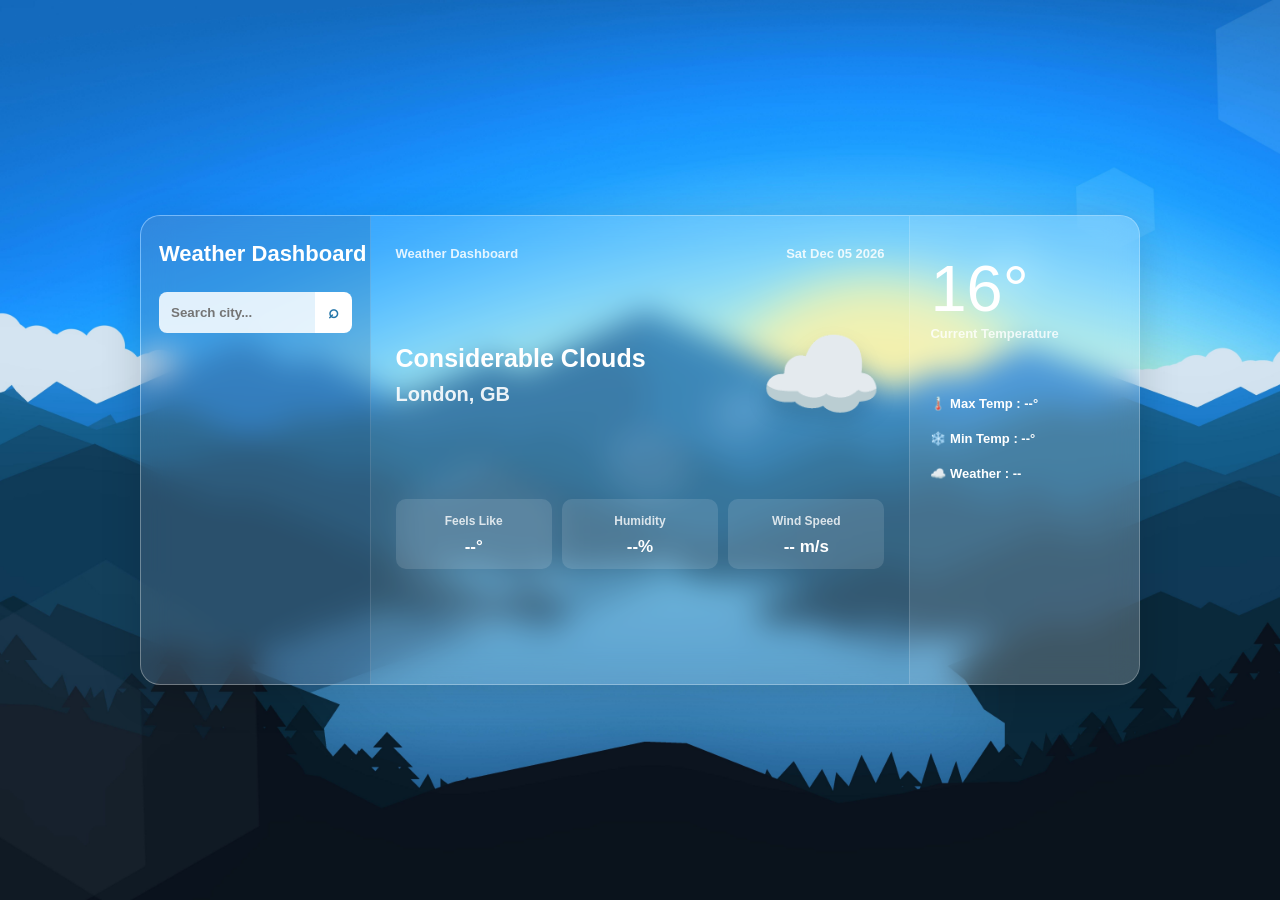
<file: index.html>
<!DOCTYPE html>
<html>
<head>
    <title>Weather Dashboard</title>
    <link rel="stylesheet" href="style.css">
</head>
<body>

    <div class="weather-container">

<!-- Left Side -->
<div class="left-panel">

    <h3>Weather Dashboard</h3>

    <div class="search-box">
        <input type="text" id="cityInput" placeholder="Search city...">
        <button onclick="getWeather()">⌕</button>
    </div>

</div>


    <!-- Main Weather Section -->
    <div class="main-panel">

        <div class="top-bar">
            <span>Weather Dashboard</span>
            <span id="date">Today</span>
        </div>

        <div class="weather-info">

            <div class="condition">
                <h2 id="description">Considerable Clouds</h2>
                <p id="cityName">London, GB</p>
            </div>

            <div class="weather-icon" id="weatherIcon">
                ☁️
            </div>

        </div>

        <div class="bottom-info">

            <div class="info-box">
                <span>Feels Like</span>
                <h3 id="feelsLike">--°</h3>
            </div>

            <div class="info-box">
                <span>Humidity</span>
                <h3 id="humidity">--%</h3>
            </div>

            <div class="info-box">
                <span>Wind Speed</span>
                <h3 id="wind">-- m/s</h3>
            </div>

        </div>

    </div>

    <!-- Right Side -->
    <div class="right-panel">

        <h1 id="temperature">16°</h1>

        <p>Current Temperature</p>

        <div class="extra-info">
            <p>🌡️ Max Temp : <span id="maxTemp">--°</span></p>
            <p>❄️ Min Temp : <span id="minTemp">--°</span></p>
            <p>☁️ Weather : <span id="weatherType">--</span></p>
        </div>

    </div>

</div>

    <script src="app.js"></script>

</body>
</html>
</file>
<file: style.css>
* {
    margin: 0;
    padding: 0;
    box-sizing: border-box;
    font-family: Arial, sans-serif;
     font-weight: bolder;
}

body {
    min-height: 100vh;

    display: flex;
    justify-content: center;
    align-items: center;

    background-image: url("wp7991751.jpg");

    background-size: cover;
    background-position: center;
    background-repeat: no-repeat;

    background-attachment: fixed;
}


/* Main Container */

.weather-container {
    width: 90%;
    max-width: 1000px;
    min-height: 470px;

    display: flex;
    align-items: stretch;

    background: rgba(255, 255, 255, 0.15);

    border: 1px solid rgba(255, 255, 255, 0.3);

    border-radius: 20px;

    backdrop-filter: blur(15px);

    box-shadow: 0 10px 40px rgba(0, 0, 0, 0.15);

    color: white;
    overflow: hidden;
}

/* Left Panel */


.left-panel {
    width: 23%;
    padding: 25px 18px;

    background: rgba(0, 45, 90, 0.15);

    border-right: 1px solid rgba(255, 255, 255, 0.15);
}

.left-panel h3 {
    margin-bottom: 25px;
    font-size: 22px;
    white-space: nowrap;
}

.search-box {
    display: flex;
    width: 100%;
    margin-top: 20px;
}

.search-box input {
    width: 100%;
    min-width: 0;
    padding: 12px;

    border: none;
    outline: none;

    border-radius: 8px 0 0 8px;

    background: rgba(255, 255, 255, 0.85);
}

.search-box button {
    padding: 10px 13px;
    border: none;
    cursor: pointer;

    background: white;
    color: #2476a9;

    border-radius: 0 8px 8px 0;
    font-size: 18px;
}


/* Main Panel */

.main-panel {
    flex: 1;
    padding: 30px 25px;
}

.top-bar {
    display: flex;
    justify-content: space-between;

    font-size: 13px;
    opacity: 0.85;
}

.weather-info {
    margin-top: 55px;
    display: flex;
    align-items: center;
    justify-content: space-between;
}

.condition h2 {
    font-size: 25px;
    margin-bottom: 10px;
}

.condition p {
    font-size: 20px;
    opacity: 0.9;
    font-weight: bold;
}
.weather-icon {
    font-size: 100px;
    filter: drop-shadow(0 10px 10px rgba(0,0,0,0.1));
}

/* Bottom Information */

.bottom-info {
    display: flex;
    justify-content: space-between;

    margin-top: 65px;
    gap: 10px;
}

.info-box {
    text-align: center;
    padding: 12px;
    flex: 1;

    background: rgba(255, 255, 255, 0.12);
    border-radius: 10px;
}

.info-box span {
    font-size: 12px;
    opacity: 0.8;
}

.info-box h3 {
    margin-top: 8px;
    font-size: 17px;
}

/* Right Panel */

.right-panel {
    width: 23%;
    padding: 35px 20px;

    background: rgba(255, 255, 255, 0.08);

    border-left: 1px solid rgba(255, 255, 255, 0.15);
}

.right-panel h1 {
    font-size: 65px;
    font-weight: 300;
}

.right-panel > p {
    font-size: 13px;
    opacity: 0.8;
}

.extra-info {
    margin-top: 55px;
}

.extra-info p {
    font-size: 13px;
    margin-bottom: 20px;
}

/* Responsive Design */

@media (max-width: 750px) {

    body {
        padding: 20px 0;
    }

    .weather-container {
        flex-direction: column;
        width: 92%;
    }

    .left-panel,
    .right-panel {
        width: 100%;
    }

    .city-list {
        display: flex;
        flex-wrap: wrap;
        gap: 5px;
    }

    .main-panel {
        min-height: 350px;
    }

    .weather-info {
        margin-top: 35px;
    }

    .bottom-info {
        margin-top: 45px;
    }

    .right-panel {
        border-left: none;
    }
}
</file>
